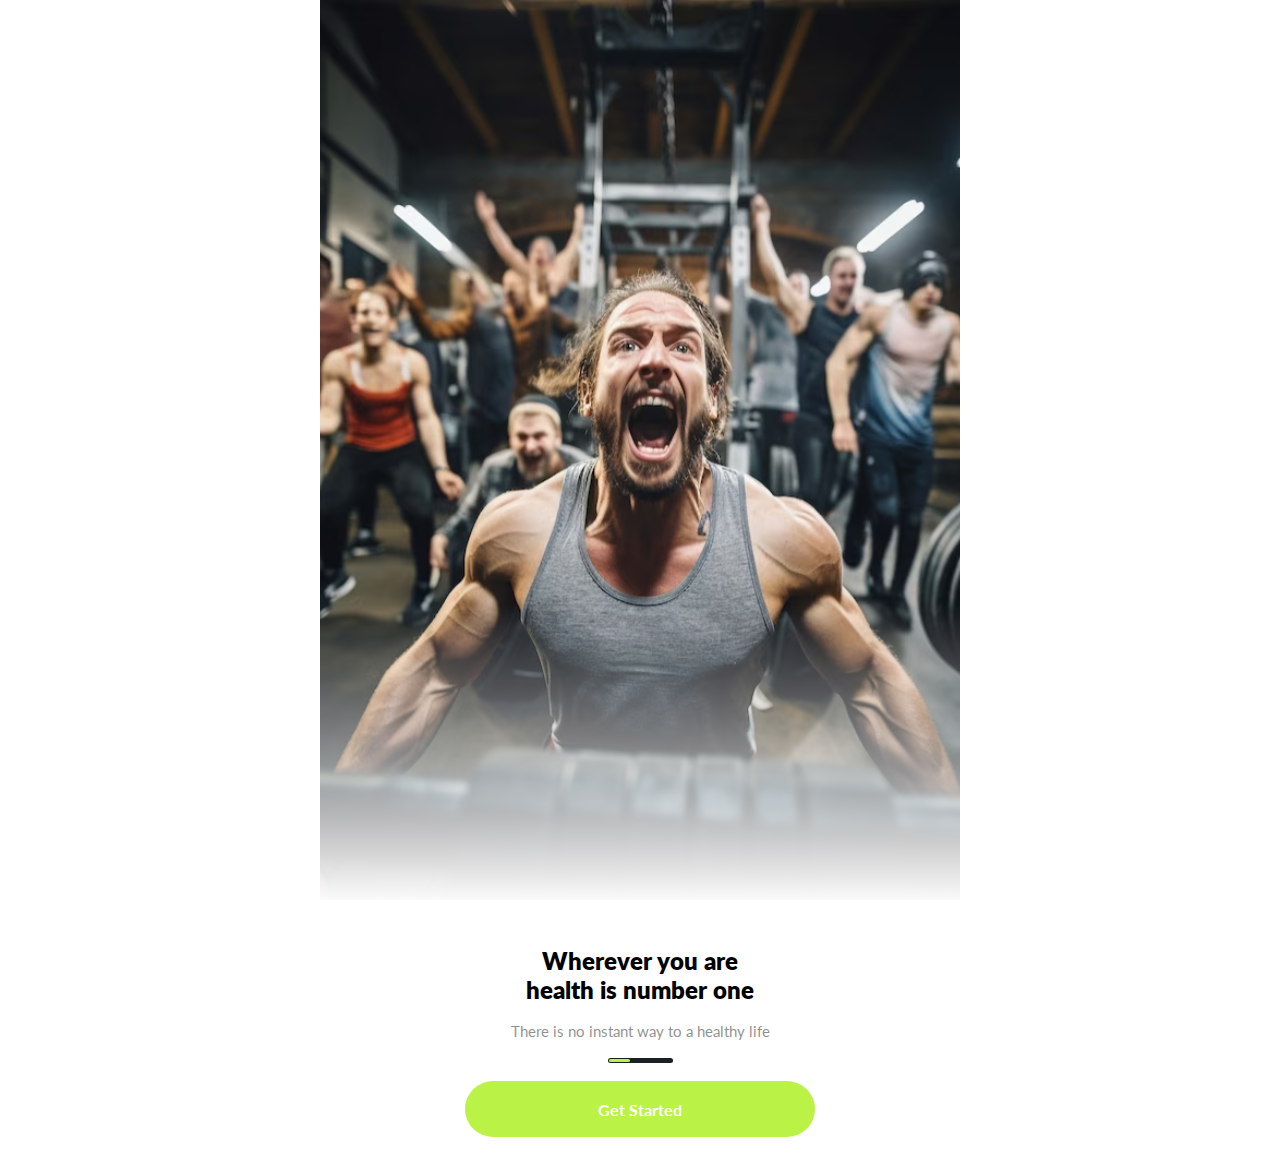
<file: index.html>
<!DOCTYPE html>
<html lang="en">
<head>
    <meta charset="UTF-8">
    <meta name="viewport" content="width=device-width, initial-scale=1.0">
    <title>GYM APP</title>
    <link rel="stylesheet" href="./Style.css">
    <link href="https://fonts.googleapis.com/css2?family=Lato:wght@100;300;400;700;900&display=swap" rel="stylesheet">
</head>
<body>


    <div class="conten">
        <div class="main">
            <img class="hero" src="./Assets/Group 309.svg" alt="">
            <br/>
            <br/>
            <br/>
            
        <div class="center">
            <h1>Wherever you are<br/> health is number one</h1>
            <br/>
            <p>There is no instant way to a healthy life</p>
            <br/>
            <img src="./Assets/carousel.svg" alt="">
            <br/>
            

<button><a href="./Login.html">Get Started</a></button>
        </div>
        
        </div>
        <br/> <br/>
           </div>

   

    
</body>
</html>
</file>
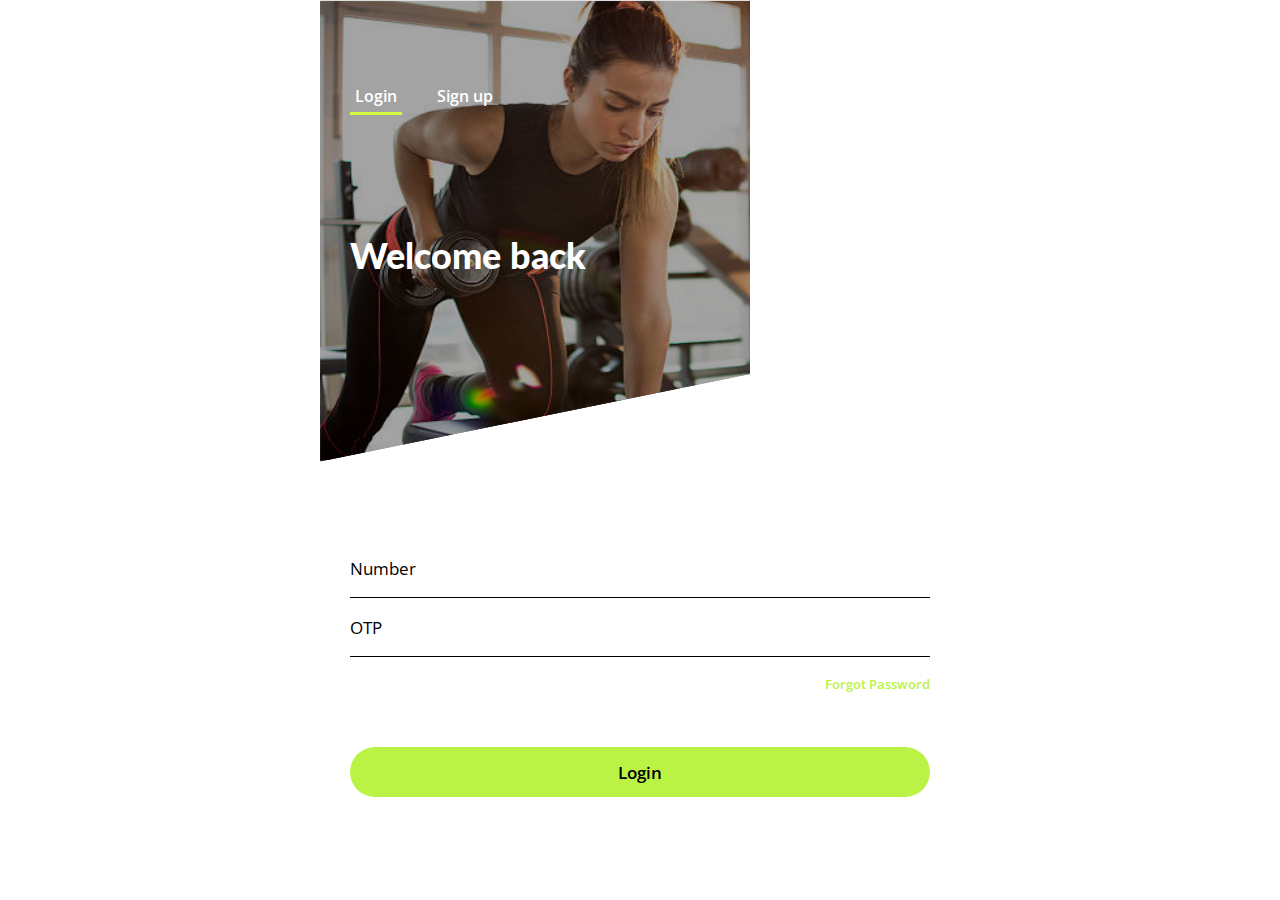
<file: Login.html>
<!DOCTYPE html>
<html lang="en">
    <head>
        <meta charset="UTF-8">
        <meta name="viewport" content="width=device-width, initial-scale=1.0">
        <title>GYM APP</title>
        <link rel="stylesheet" href="./Style.css">
        <link href="https://fonts.googleapis.com/css2?family=Open+Sans:wght@300;400;500;600;700;800&display=swap" rel="stylesheet">
        <link href="https://fonts.googleapis.com/css2?family=Lato:wght@100;300;400;700;900&display=swap" rel="stylesheet">
    </head>
<body>
    <div class="conten">
        <div class="main">
<div class="login-cover">
    <div class="login-tab">
<a class="border-b">Login</a>
<a>Sign up</a>

    </div>
<br/>
<h1>Welcome back</h1>
</div>

<div class="login-inputs">
    <label>Number</label><br/>
    <input/><br/>
    <br/>
    <label>OTP</label><br/>
    <input/>
    <br/><br/>
    <a>Forgot Password</a>
    <br/><br/>    <br/><br/>
    <button>Login</button>

</div>
           </div>
    
</body>
</html>
</file>
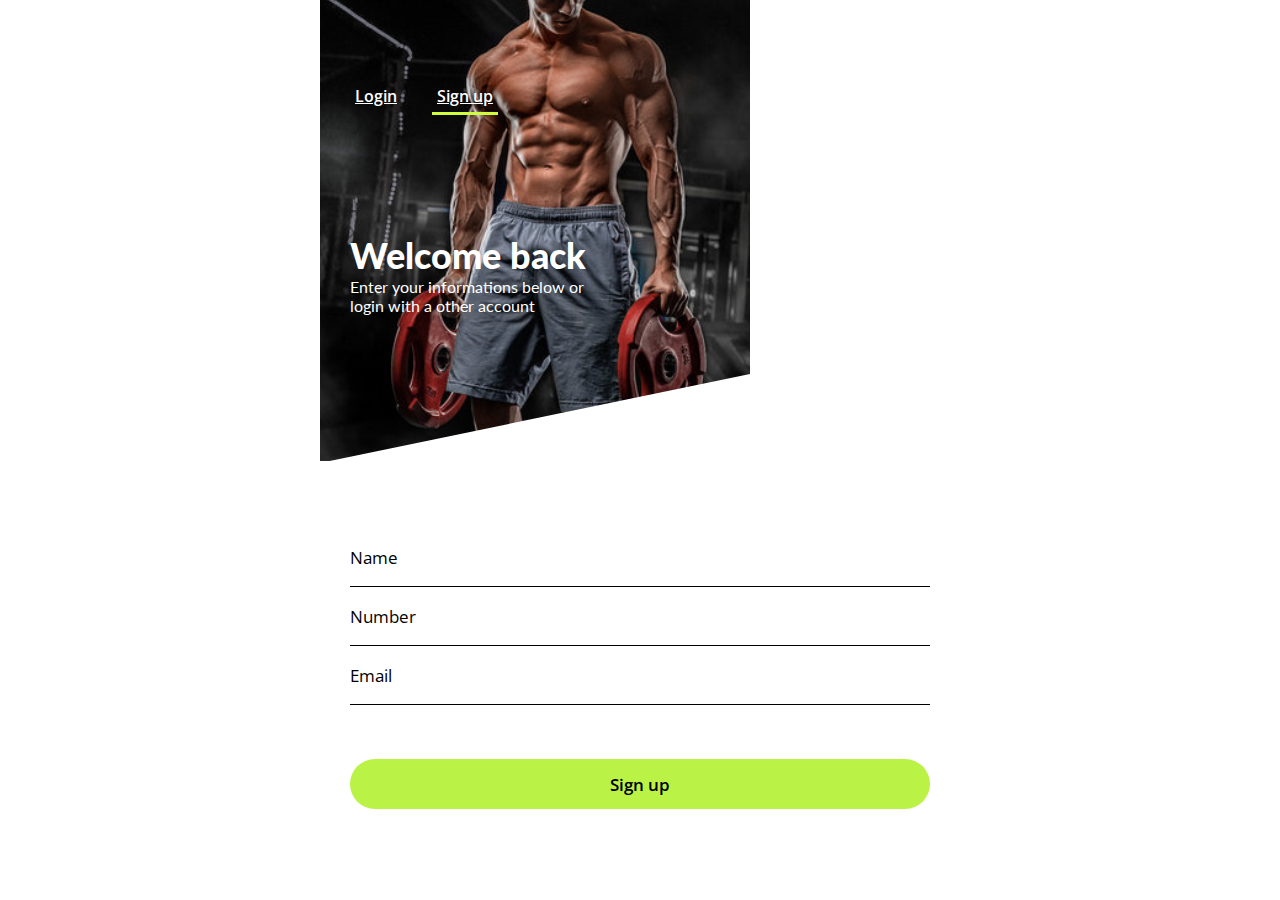
<file: Signup.html>
<!DOCTYPE html>
<html lang="en">
    <head>
        <meta charset="UTF-8">
        <meta name="viewport" content="width=device-width, initial-scale=1.0">
        <title>GYM APP</title>
        <link rel="stylesheet" href="./Style.css">
        <link href="https://fonts.googleapis.com/css2?family=Open+Sans:wght@300;400;500;600;700;800&display=swap" rel="stylesheet">
        <link href="https://fonts.googleapis.com/css2?family=Lato:wght@100;300;400;700;900&display=swap" rel="stylesheet">
    </head>
<body>
    <div class="conten">
        <div class="main">
<div class="login-cover login-cover2">
    <div class="login-tab">
<a href="./Login.html">Login</a>
<a href="./Signup.html" class="border-b">Sign up</a>

    </div>
<br/>
<h1>Welcome back</h1>
<p>Enter your informations below or<br/>
    login with a other account</p>
</div>

<div class="login-inputs login-inputs2">
    <label>Name</label><br/>
    <input/><br/>
    <br/>
    <label>Number</label><br/>
    <input/>
    <br/><br/>
    <label>Email</label><br/>
    <input/>
    <br/><br/>
    <br/><br/>

    <button>Sign up</button>

</div>
           </div>
    
</body>
</html>
</file>
<file: Style.css>
*{
    margin: 0;padding: 0;box-sizing: border-box;
}


.conten{
    height: auto;
    width: 100vw;

    display: flex;
    flex-direction: column;
    justify-content: center;
    align-items: center;

}
.main{
    width: 50%;
    height: auto;
    background-color: #FFF;
}
.hero{
    width: 100%;
}
.center{
 display: flex;
 flex-direction: column;
 align-items: center;
}
.center h1{
    text-align: center;
    font-family: 'Lato', sans-serif;
    font-size: 24px;
    font-weight: 800;
}
.center p{
    color: #19212680;
    text-align: center;
    font-family: 'Lato', sans-serif;
    font-size: 15px;
    font-weight: 400;
}
.center button{
    Width:
350px;
Height:
56px;
border-radius: 35px;
background-color: #BBF246;
color: white;
border: none;


}
.center button a{
color: white;
font-size: 16px;
font-weight: 700;
font-family: 'Lato', sans-serif;
text-decoration: none;

}
@media(max-width:500px){
    .main{
        width: 100%;
    }
}
.login-cover{
    background-image: url(./Assets/Mask\ group.svg);

  
    background-repeat: no-repeat;
padding: 30px;
padding-bottom: 200px;

}
.login-cover2{
    background-image: url(./Assets/Mask\ group1.svg);
}
.login-cover a{
    font-size: 16px;
    font-weight: 600;
    font-family: 'Open Sans', sans-serif;
color: white;
padding: 5px;
}
.login-tab{
    display: flex;
    flex-direction: row;
    padding-top: 50px;

    gap: 30px;
}
.login-cover h1{
    margin-top: 100px;
    color: white;
    font-size: 36px;
font-weight: 900;
font-family: 'Lato', sans-serif;
}
.login-cover p{
    color: white;
    font-size: 16px;
font-weight: 400;
font-family: 'Lato', sans-serif;
}
.border-b{
    border-bottom: 3px solid #D0FD3E;
}
.login-inputs{
 
    padding: 30px;
    margin-top: 50px;

}
.login-inputs2{
    margin-top: 1px;

}
.login-inputs label{
    font-size: 17px;
    font-weight: 400;
    font-family: 'Open Sans', sans-serif;

}
.login-inputs input{
    width: 100%;
    border: none;
    background: none;
    border-bottom: 1px solid black;
}
.login-inputs a{
    float: right;
    font-size: 13px;
    font-weight: 600;
    font-family: 'Open Sans', sans-serif;
    color: #BBF246;
    text-decoration: none;
}
.login-inputs button{
    width: 100%;
    height: 50px;
    border: none;
    border-radius: 48px;
    background-color: #BBF246;
    font-size: 17px;
    font-weight: 600;
    font-family: 'Open Sans', sans-serif;
    color: black;

}
</file>
